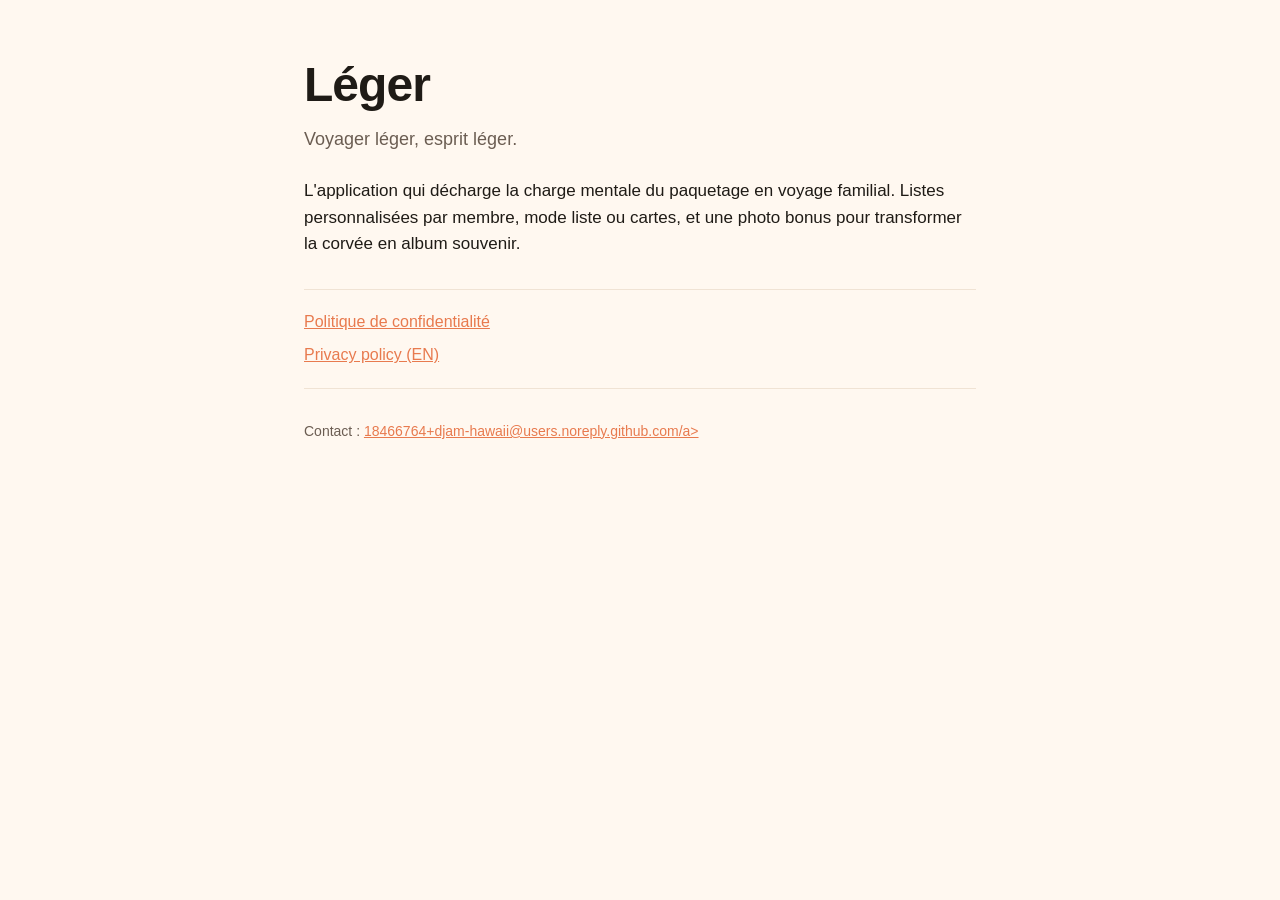
<file: index.html>
<!doctype html>
<html lang="fr">
<head>
  <meta charset="utf-8">
  <meta name="viewport" content="width=device-width, initial-scale=1">
  <title>Léger — voyager léger, esprit léger</title>
  <link rel="stylesheet" href="style.css">
</head>
<body>
  <main class="hero">
    <h1>Léger</h1>
    <p class="tagline">Voyager léger, esprit léger.</p>
    <p class="lede">L'application qui décharge la charge mentale du paquetage en voyage familial. Listes personnalisées par membre, mode liste ou cartes, et une photo bonus pour transformer la corvée en album souvenir.</p>
    <nav>
      <a href="privacy.html">Politique de confidentialité</a>
      <a href="privacy.html#en">Privacy policy (EN)</a>
    </nav>
    <p class="contact">Contact : <a href="mailto:18466764+djam-hawaii@users.noreply.github.com">18466764+djam-hawaii@users.noreply.github.com/a></p>
  </main>
</body>
</html>
</file>
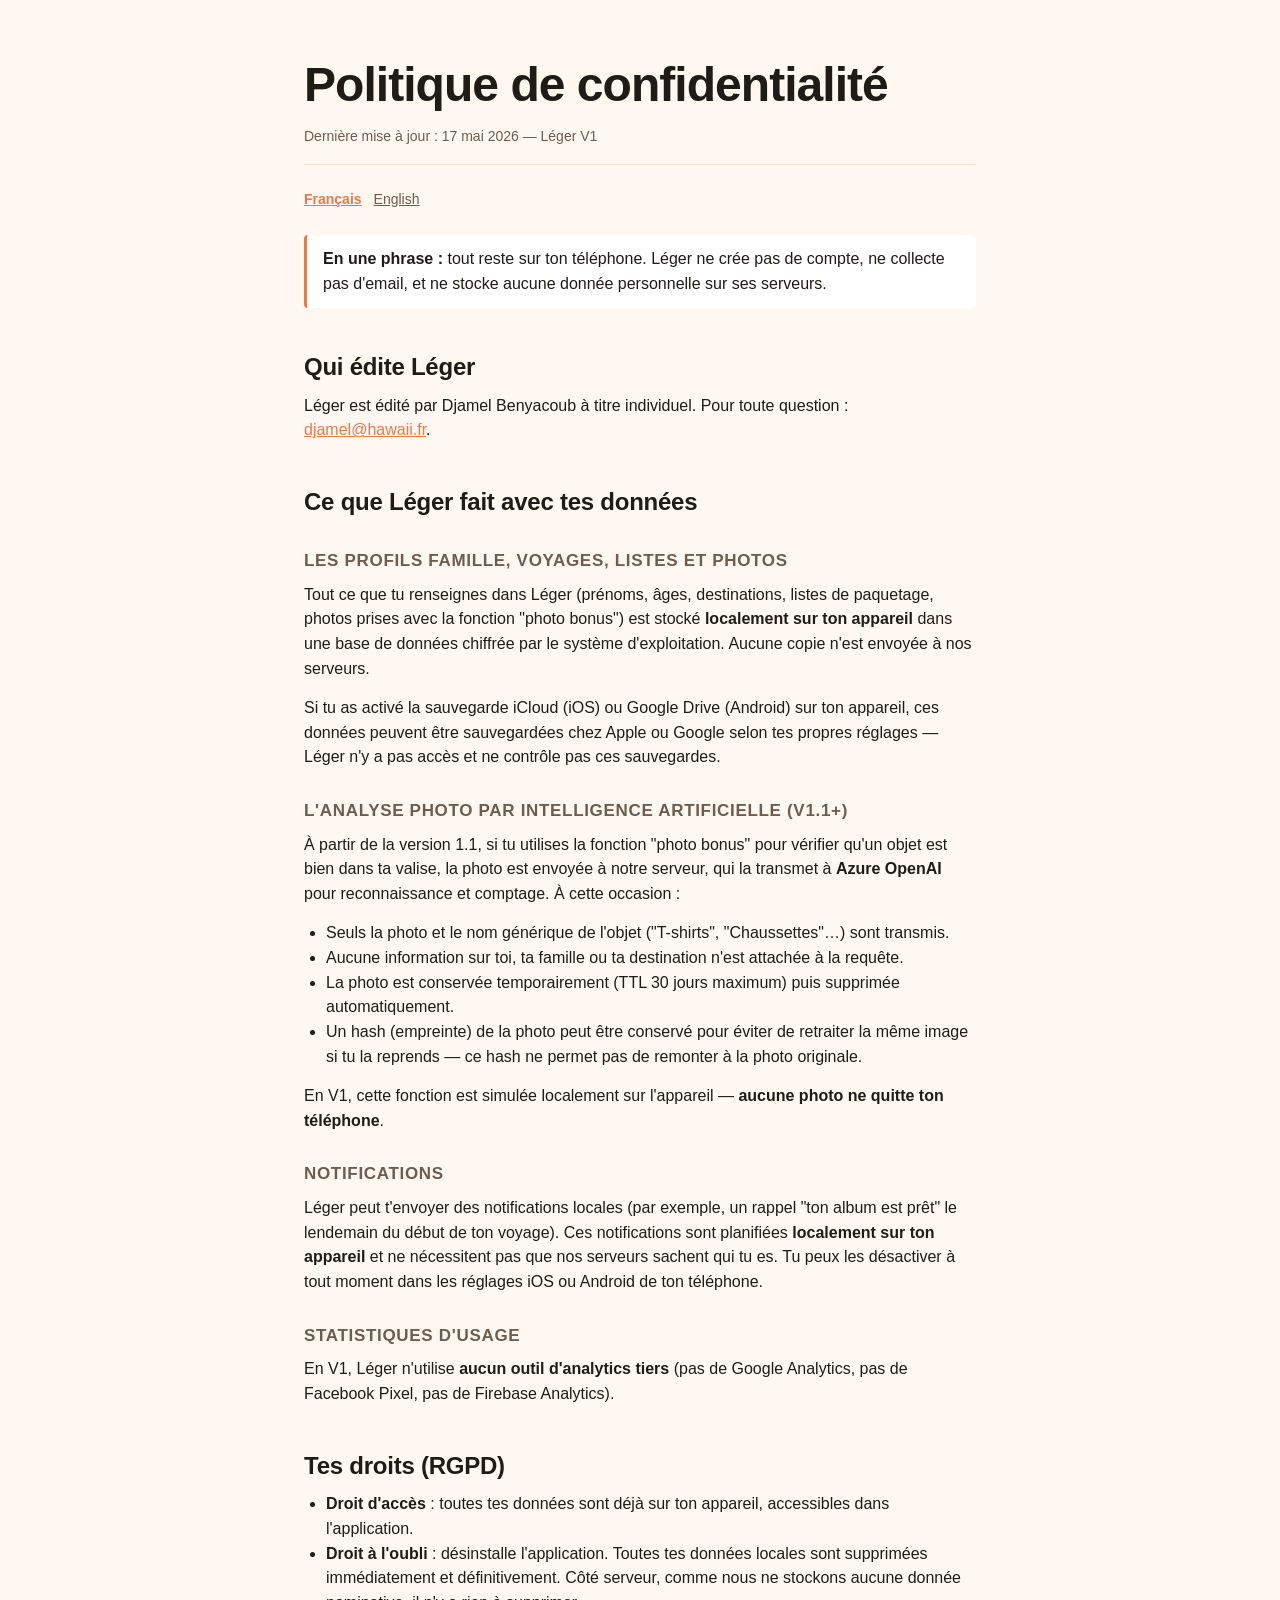
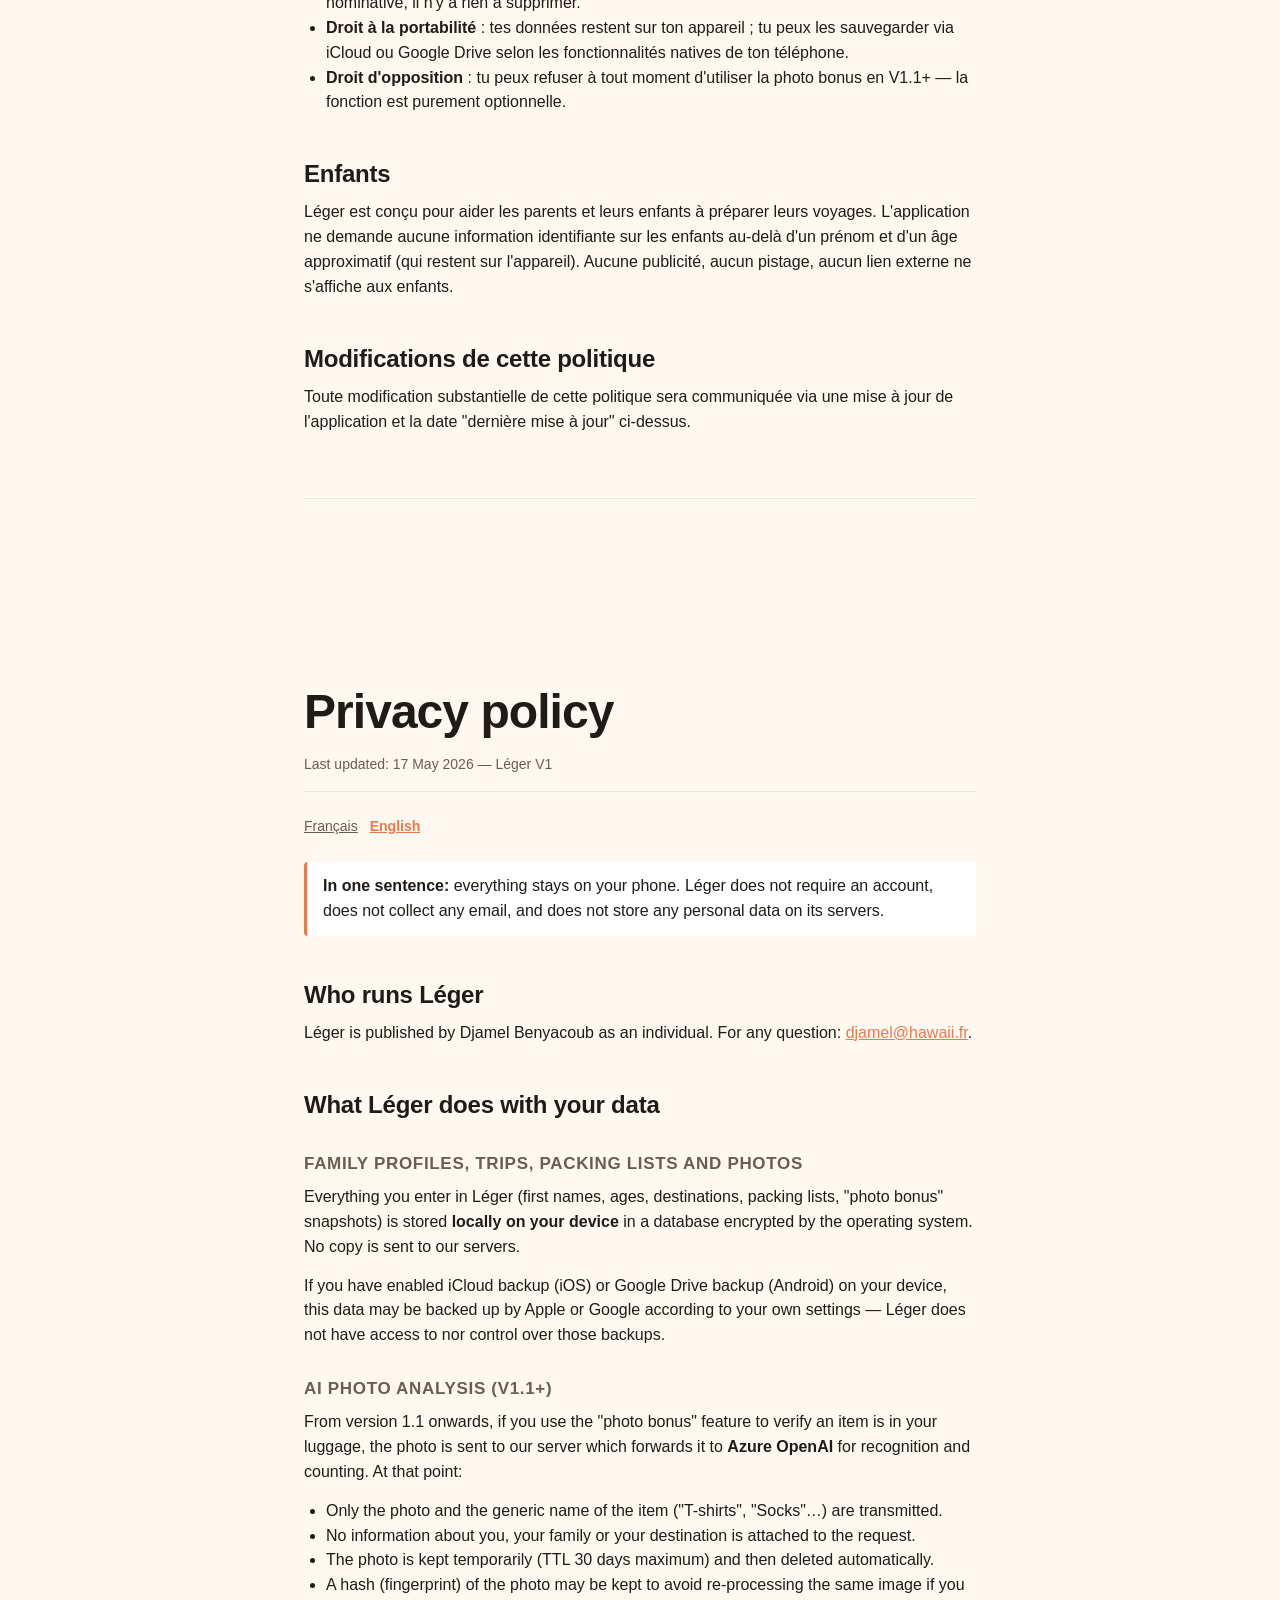
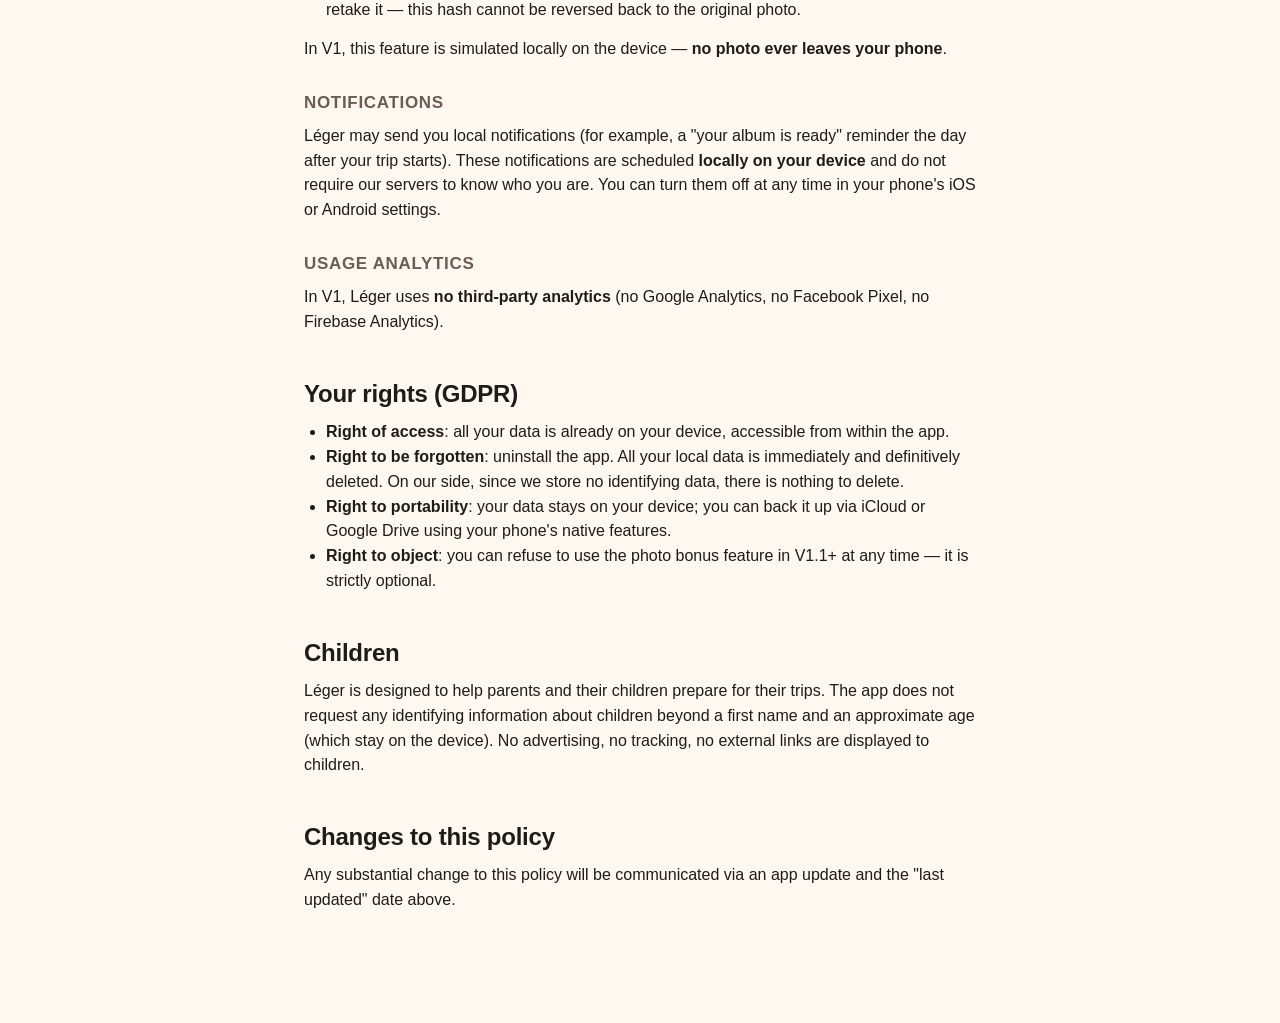
<file: privacy.html>
<!doctype html>
<html lang="fr">
<head>
  <meta charset="utf-8">
  <meta name="viewport" content="width=device-width, initial-scale=1">
  <title>Politique de confidentialité — Léger</title>
  <link rel="stylesheet" href="style.css">
</head>
<body>
  <article class="doc" id="fr">
    <header>
      <h1>Politique de confidentialité</h1>
      <p>Dernière mise à jour : 17 mai 2026 — Léger V1</p>
    </header>

    <div class="lang-switch">
      <a href="#fr" class="active">Français</a>
      <a href="#en">English</a>
    </div>

    <div class="callout">
      <strong>En une phrase :</strong> tout reste sur ton téléphone. Léger ne crée pas de compte, ne collecte pas d'email, et ne stocke aucune donnée personnelle sur ses serveurs.
    </div>

    <h2>Qui édite Léger</h2>
    <p>Léger est édité par Djamel Benyacoub à titre individuel. Pour toute question : <a href="mailto:djamel@hawaii.fr">djamel@hawaii.fr</a>.</p>

    <h2>Ce que Léger fait avec tes données</h2>

    <h3>Les profils famille, voyages, listes et photos</h3>
    <p>Tout ce que tu renseignes dans Léger (prénoms, âges, destinations, listes de paquetage, photos prises avec la fonction "photo bonus") est stocké <strong>localement sur ton appareil</strong> dans une base de données chiffrée par le système d'exploitation. Aucune copie n'est envoyée à nos serveurs.</p>
    <p>Si tu as activé la sauvegarde iCloud (iOS) ou Google Drive (Android) sur ton appareil, ces données peuvent être sauvegardées chez Apple ou Google selon tes propres réglages — Léger n'y a pas accès et ne contrôle pas ces sauvegardes.</p>

    <h3>L'analyse photo par intelligence artificielle (V1.1+)</h3>
    <p>À partir de la version 1.1, si tu utilises la fonction "photo bonus" pour vérifier qu'un objet est bien dans ta valise, la photo est envoyée à notre serveur, qui la transmet à <strong>Azure OpenAI</strong> pour reconnaissance et comptage. À cette occasion :</p>
    <ul>
      <li>Seuls la photo et le nom générique de l'objet ("T-shirts", "Chaussettes"…) sont transmis.</li>
      <li>Aucune information sur toi, ta famille ou ta destination n'est attachée à la requête.</li>
      <li>La photo est conservée temporairement (TTL 30 jours maximum) puis supprimée automatiquement.</li>
      <li>Un hash (empreinte) de la photo peut être conservé pour éviter de retraiter la même image si tu la reprends — ce hash ne permet pas de remonter à la photo originale.</li>
    </ul>
    <p>En V1, cette fonction est simulée localement sur l'appareil — <strong>aucune photo ne quitte ton téléphone</strong>.</p>

    <h3>Notifications</h3>
    <p>Léger peut t'envoyer des notifications locales (par exemple, un rappel "ton album est prêt" le lendemain du début de ton voyage). Ces notifications sont planifiées <strong>localement sur ton appareil</strong> et ne nécessitent pas que nos serveurs sachent qui tu es. Tu peux les désactiver à tout moment dans les réglages iOS ou Android de ton téléphone.</p>

    <h3>Statistiques d'usage</h3>
    <p>En V1, Léger n'utilise <strong>aucun outil d'analytics tiers</strong> (pas de Google Analytics, pas de Facebook Pixel, pas de Firebase Analytics).</p>

    <h2>Tes droits (RGPD)</h2>
    <ul>
      <li><strong>Droit d'accès</strong> : toutes tes données sont déjà sur ton appareil, accessibles dans l'application.</li>
      <li><strong>Droit à l'oubli</strong> : désinstalle l'application. Toutes tes données locales sont supprimées immédiatement et définitivement. Côté serveur, comme nous ne stockons aucune donnée nominative, il n'y a rien à supprimer.</li>
      <li><strong>Droit à la portabilité</strong> : tes données restent sur ton appareil ; tu peux les sauvegarder via iCloud ou Google Drive selon les fonctionnalités natives de ton téléphone.</li>
      <li><strong>Droit d'opposition</strong> : tu peux refuser à tout moment d'utiliser la photo bonus en V1.1+ — la fonction est purement optionnelle.</li>
    </ul>

    <h2>Enfants</h2>
    <p>Léger est conçu pour aider les parents et leurs enfants à préparer leurs voyages. L'application ne demande aucune information identifiante sur les enfants au-delà d'un prénom et d'un âge approximatif (qui restent sur l'appareil). Aucune publicité, aucun pistage, aucun lien externe ne s'affiche aux enfants.</p>

    <h2>Modifications de cette politique</h2>
    <p>Toute modification substantielle de cette politique sera communiquée via une mise à jour de l'application et la date "dernière mise à jour" ci-dessus.</p>

    <hr class="section">
  </article>

  <article class="doc" id="en">
    <header>
      <h1>Privacy policy</h1>
      <p>Last updated: 17 May 2026 — Léger V1</p>
    </header>

    <div class="lang-switch">
      <a href="#fr">Français</a>
      <a href="#en" class="active">English</a>
    </div>

    <div class="callout">
      <strong>In one sentence:</strong> everything stays on your phone. Léger does not require an account, does not collect any email, and does not store any personal data on its servers.
    </div>

    <h2>Who runs Léger</h2>
    <p>Léger is published by Djamel Benyacoub as an individual. For any question: <a href="mailto:djamel@hawaii.fr">djamel@hawaii.fr</a>.</p>

    <h2>What Léger does with your data</h2>

    <h3>Family profiles, trips, packing lists and photos</h3>
    <p>Everything you enter in Léger (first names, ages, destinations, packing lists, "photo bonus" snapshots) is stored <strong>locally on your device</strong> in a database encrypted by the operating system. No copy is sent to our servers.</p>
    <p>If you have enabled iCloud backup (iOS) or Google Drive backup (Android) on your device, this data may be backed up by Apple or Google according to your own settings — Léger does not have access to nor control over those backups.</p>

    <h3>AI photo analysis (V1.1+)</h3>
    <p>From version 1.1 onwards, if you use the "photo bonus" feature to verify an item is in your luggage, the photo is sent to our server which forwards it to <strong>Azure OpenAI</strong> for recognition and counting. At that point:</p>
    <ul>
      <li>Only the photo and the generic name of the item ("T-shirts", "Socks"…) are transmitted.</li>
      <li>No information about you, your family or your destination is attached to the request.</li>
      <li>The photo is kept temporarily (TTL 30 days maximum) and then deleted automatically.</li>
      <li>A hash (fingerprint) of the photo may be kept to avoid re-processing the same image if you retake it — this hash cannot be reversed back to the original photo.</li>
    </ul>
    <p>In V1, this feature is simulated locally on the device — <strong>no photo ever leaves your phone</strong>.</p>

    <h3>Notifications</h3>
    <p>Léger may send you local notifications (for example, a "your album is ready" reminder the day after your trip starts). These notifications are scheduled <strong>locally on your device</strong> and do not require our servers to know who you are. You can turn them off at any time in your phone's iOS or Android settings.</p>

    <h3>Usage analytics</h3>
    <p>In V1, Léger uses <strong>no third-party analytics</strong> (no Google Analytics, no Facebook Pixel, no Firebase Analytics).</p>

    <h2>Your rights (GDPR)</h2>
    <ul>
      <li><strong>Right of access</strong>: all your data is already on your device, accessible from within the app.</li>
      <li><strong>Right to be forgotten</strong>: uninstall the app. All your local data is immediately and definitively deleted. On our side, since we store no identifying data, there is nothing to delete.</li>
      <li><strong>Right to portability</strong>: your data stays on your device; you can back it up via iCloud or Google Drive using your phone's native features.</li>
      <li><strong>Right to object</strong>: you can refuse to use the photo bonus feature in V1.1+ at any time — it is strictly optional.</li>
    </ul>

    <h2>Children</h2>
    <p>Léger is designed to help parents and their children prepare for their trips. The app does not request any identifying information about children beyond a first name and an approximate age (which stay on the device). No advertising, no tracking, no external links are displayed to children.</p>

    <h2>Changes to this policy</h2>
    <p>Any substantial change to this policy will be communicated via an app update and the "last updated" date above.</p>
  </article>
</body>
</html>
</file>
<file: style.css>
:root {
  --bg: #fff8f0;
  --ink: #1f1b16;
  --muted: #6b5d52;
  --accent: #e87a4e;
  --line: #f0e3d4;
}

* { box-sizing: border-box; }

body {
  margin: 0;
  font-family: -apple-system, BlinkMacSystemFont, "Segoe UI", Roboto, sans-serif;
  background: var(--bg);
  color: var(--ink);
  line-height: 1.55;
}

.hero, .doc {
  max-width: 720px;
  margin: 0 auto;
  padding: 48px 24px 96px;
}

h1 {
  font-size: 48px;
  letter-spacing: -0.02em;
  margin: 0 0 4px;
}

h2 {
  font-size: 24px;
  margin-top: 40px;
  margin-bottom: 8px;
  letter-spacing: -0.01em;
}

h3 {
  font-size: 17px;
  margin-top: 28px;
  margin-bottom: 6px;
  color: var(--muted);
  text-transform: uppercase;
  letter-spacing: 0.04em;
  font-weight: 600;
}

p, ul, ol { margin: 8px 0 14px; }

ul, ol { padding-left: 22px; }

a { color: var(--accent); }
a:hover { text-decoration: underline; }

.tagline { font-size: 18px; color: var(--muted); margin-top: 0; }

.lede { font-size: 17px; margin-top: 24px; }

nav {
  display: flex;
  flex-direction: column;
  gap: 8px;
  margin-top: 32px;
  padding: 20px 0;
  border-top: 1px solid var(--line);
  border-bottom: 1px solid var(--line);
}

.contact { margin-top: 32px; color: var(--muted); font-size: 14px; }

.doc header {
  padding-bottom: 16px;
  border-bottom: 1px solid var(--line);
  margin-bottom: 24px;
}

.doc header p { color: var(--muted); margin: 4px 0 0; font-size: 14px; }

.lang-switch {
  display: flex;
  gap: 12px;
  font-size: 14px;
  margin-bottom: 24px;
}

.lang-switch a { color: var(--muted); }
.lang-switch a.active { color: var(--accent); font-weight: 600; }

hr.section {
  border: 0;
  border-top: 1px solid var(--line);
  margin: 64px 0 32px;
}

.callout {
  background: #fff;
  border-left: 3px solid var(--accent);
  padding: 12px 16px;
  margin: 16px 0;
  border-radius: 4px;
}

@media (prefers-color-scheme: dark) {
  :root {
    --bg: #1a1612;
    --ink: #f5ebde;
    --muted: #a89886;
    --line: #2e2620;
  }
  .callout { background: #221c17; }
}
</file>
